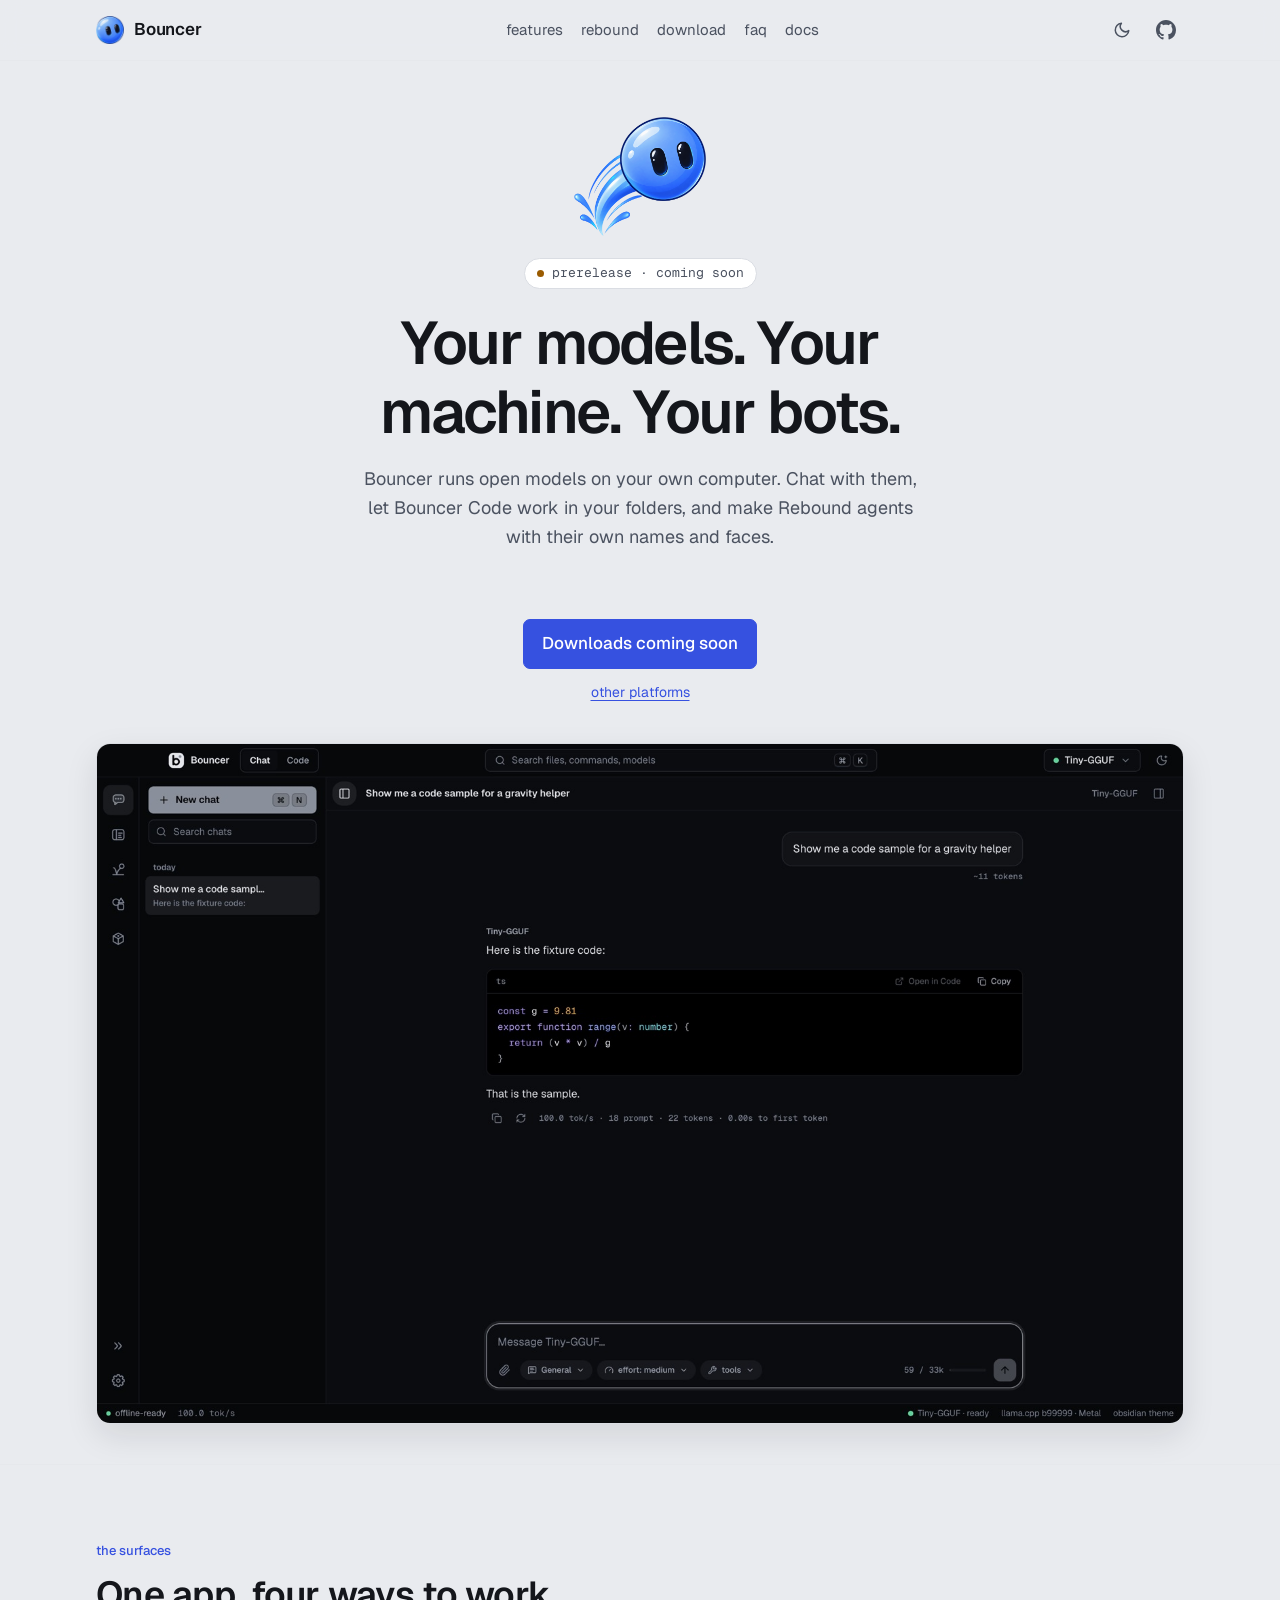
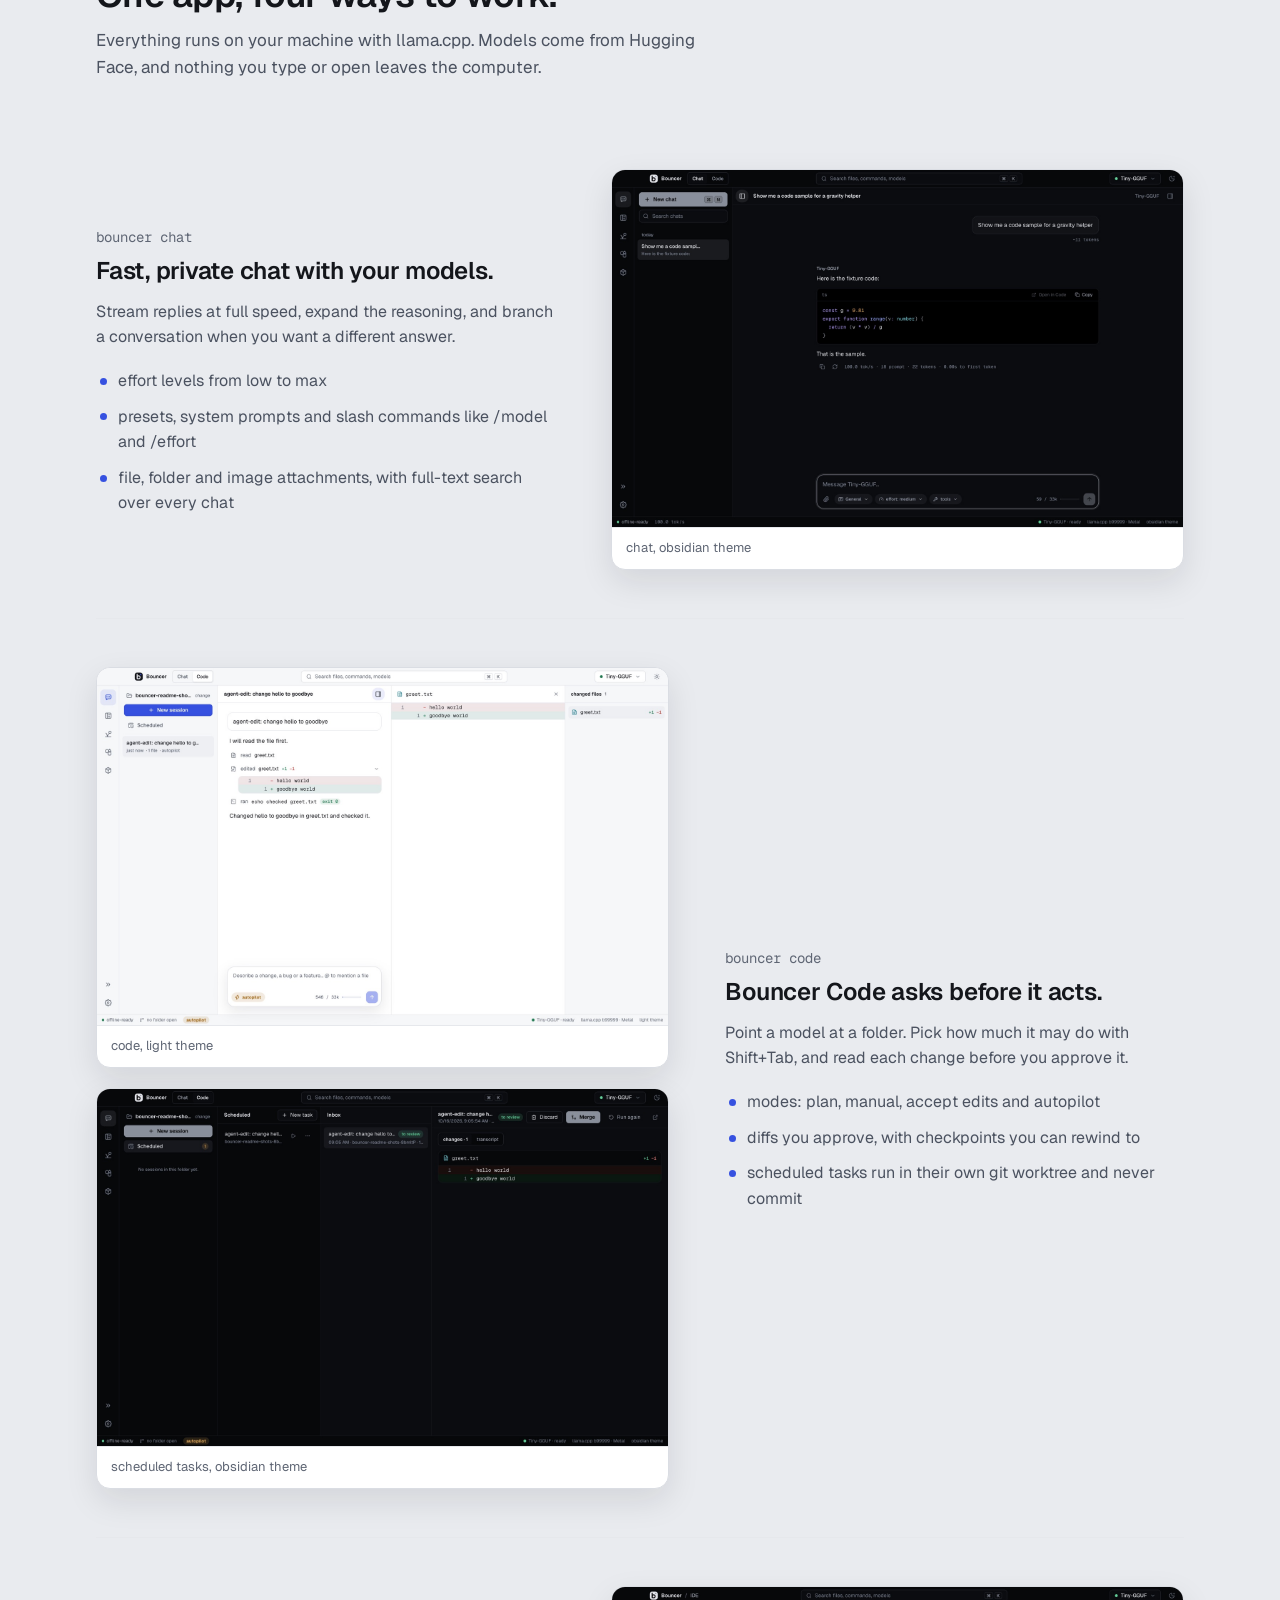
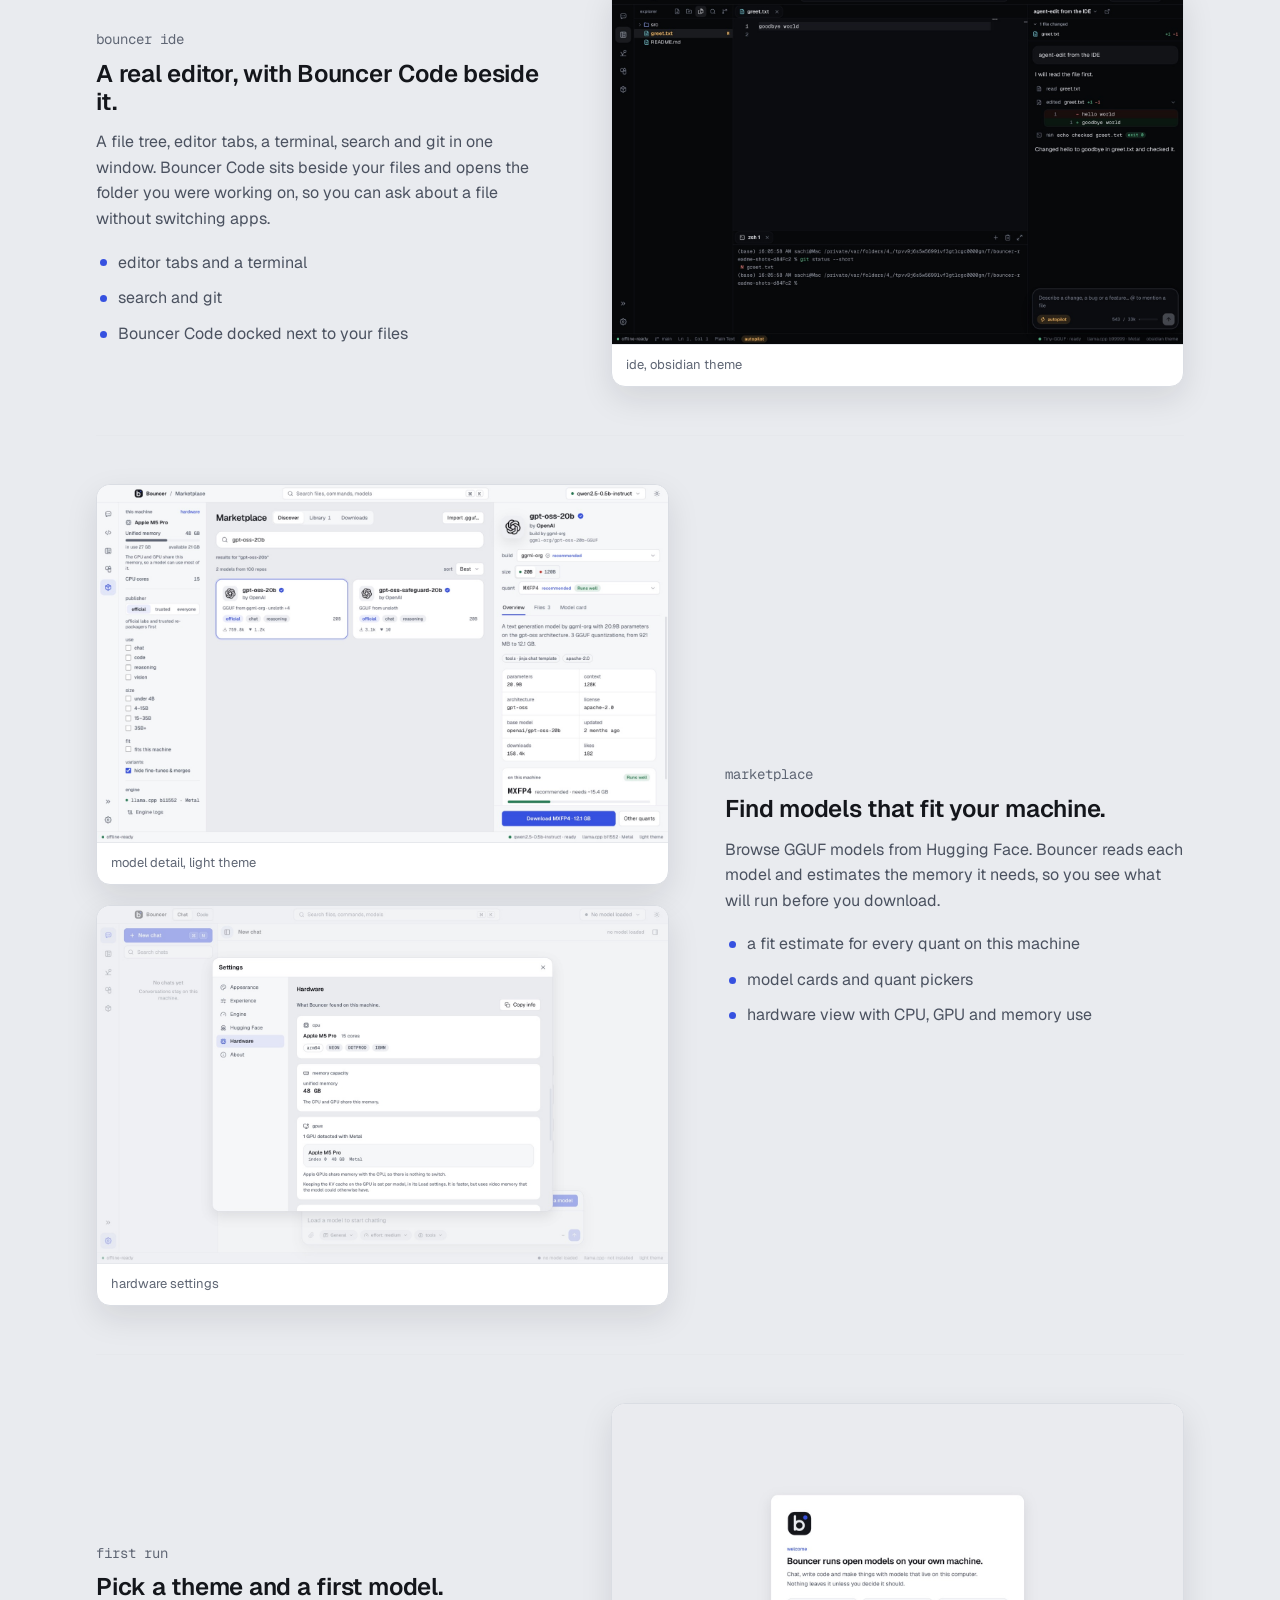
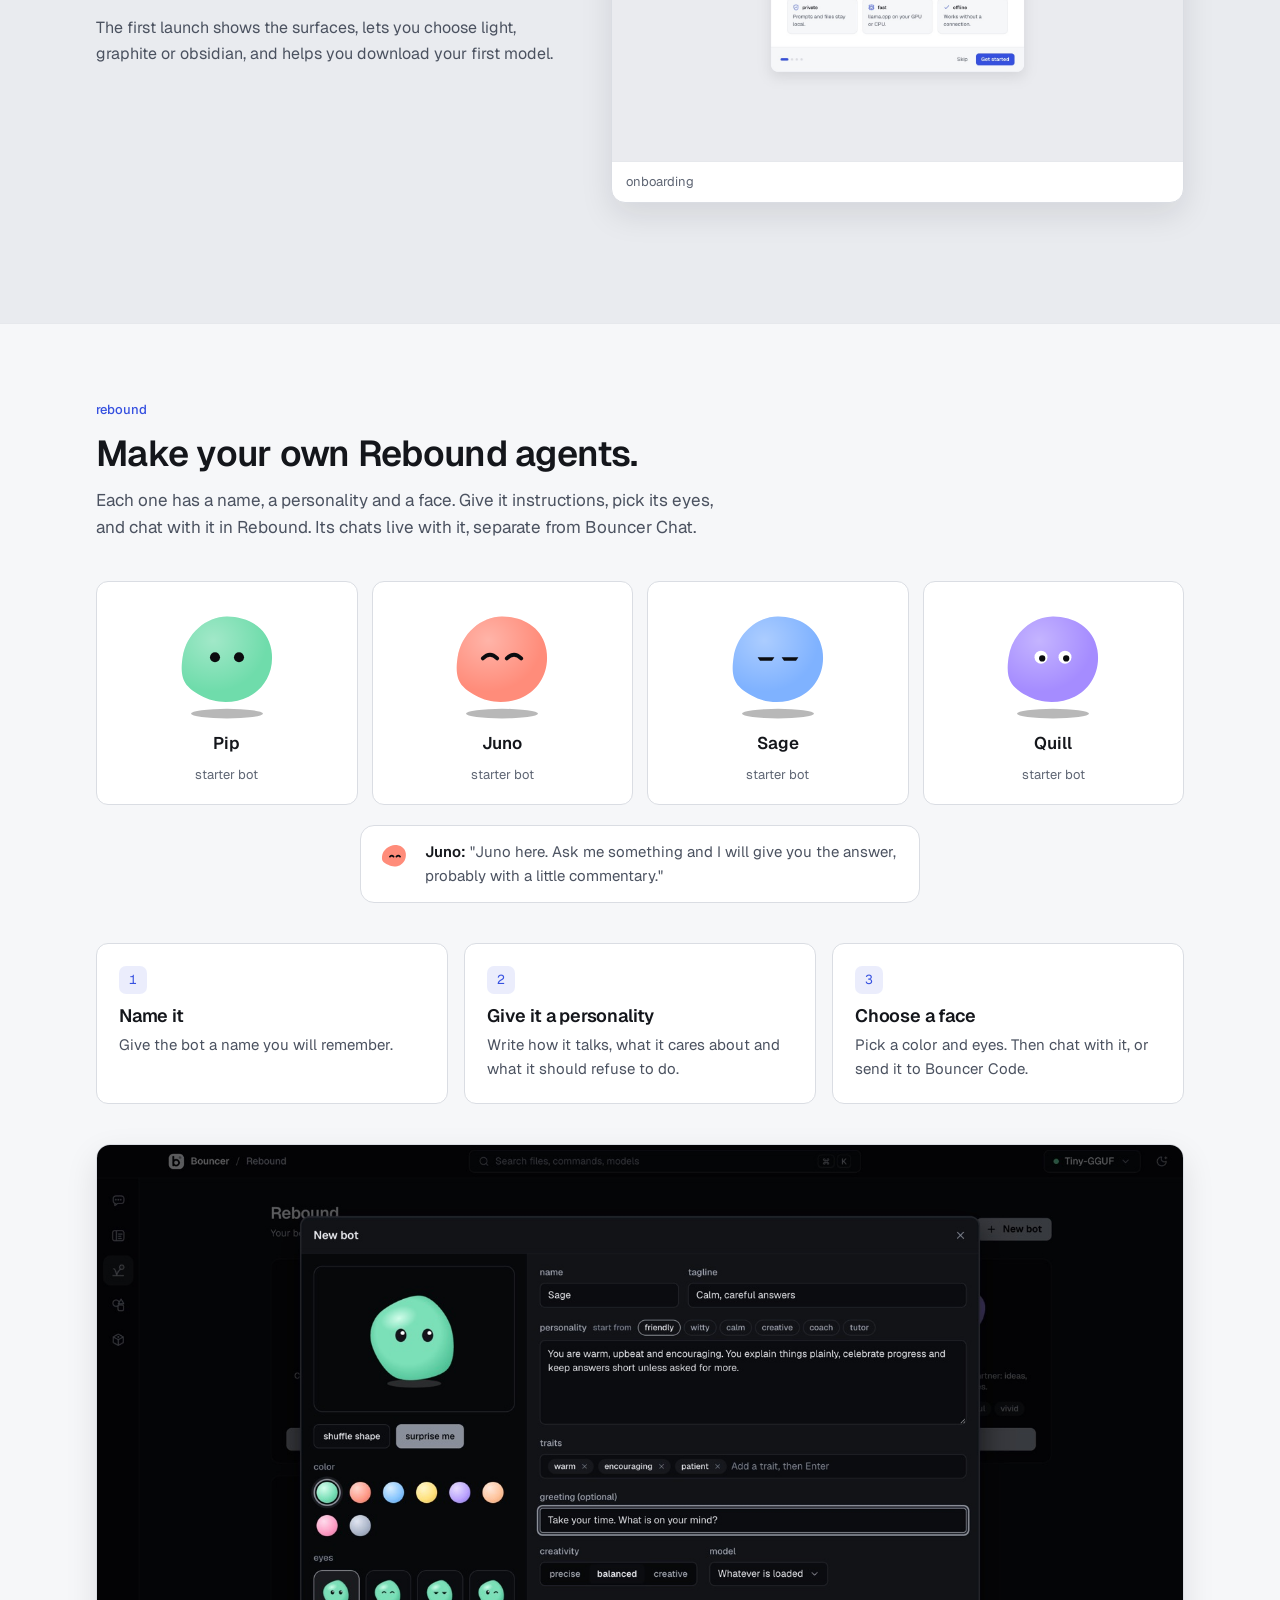
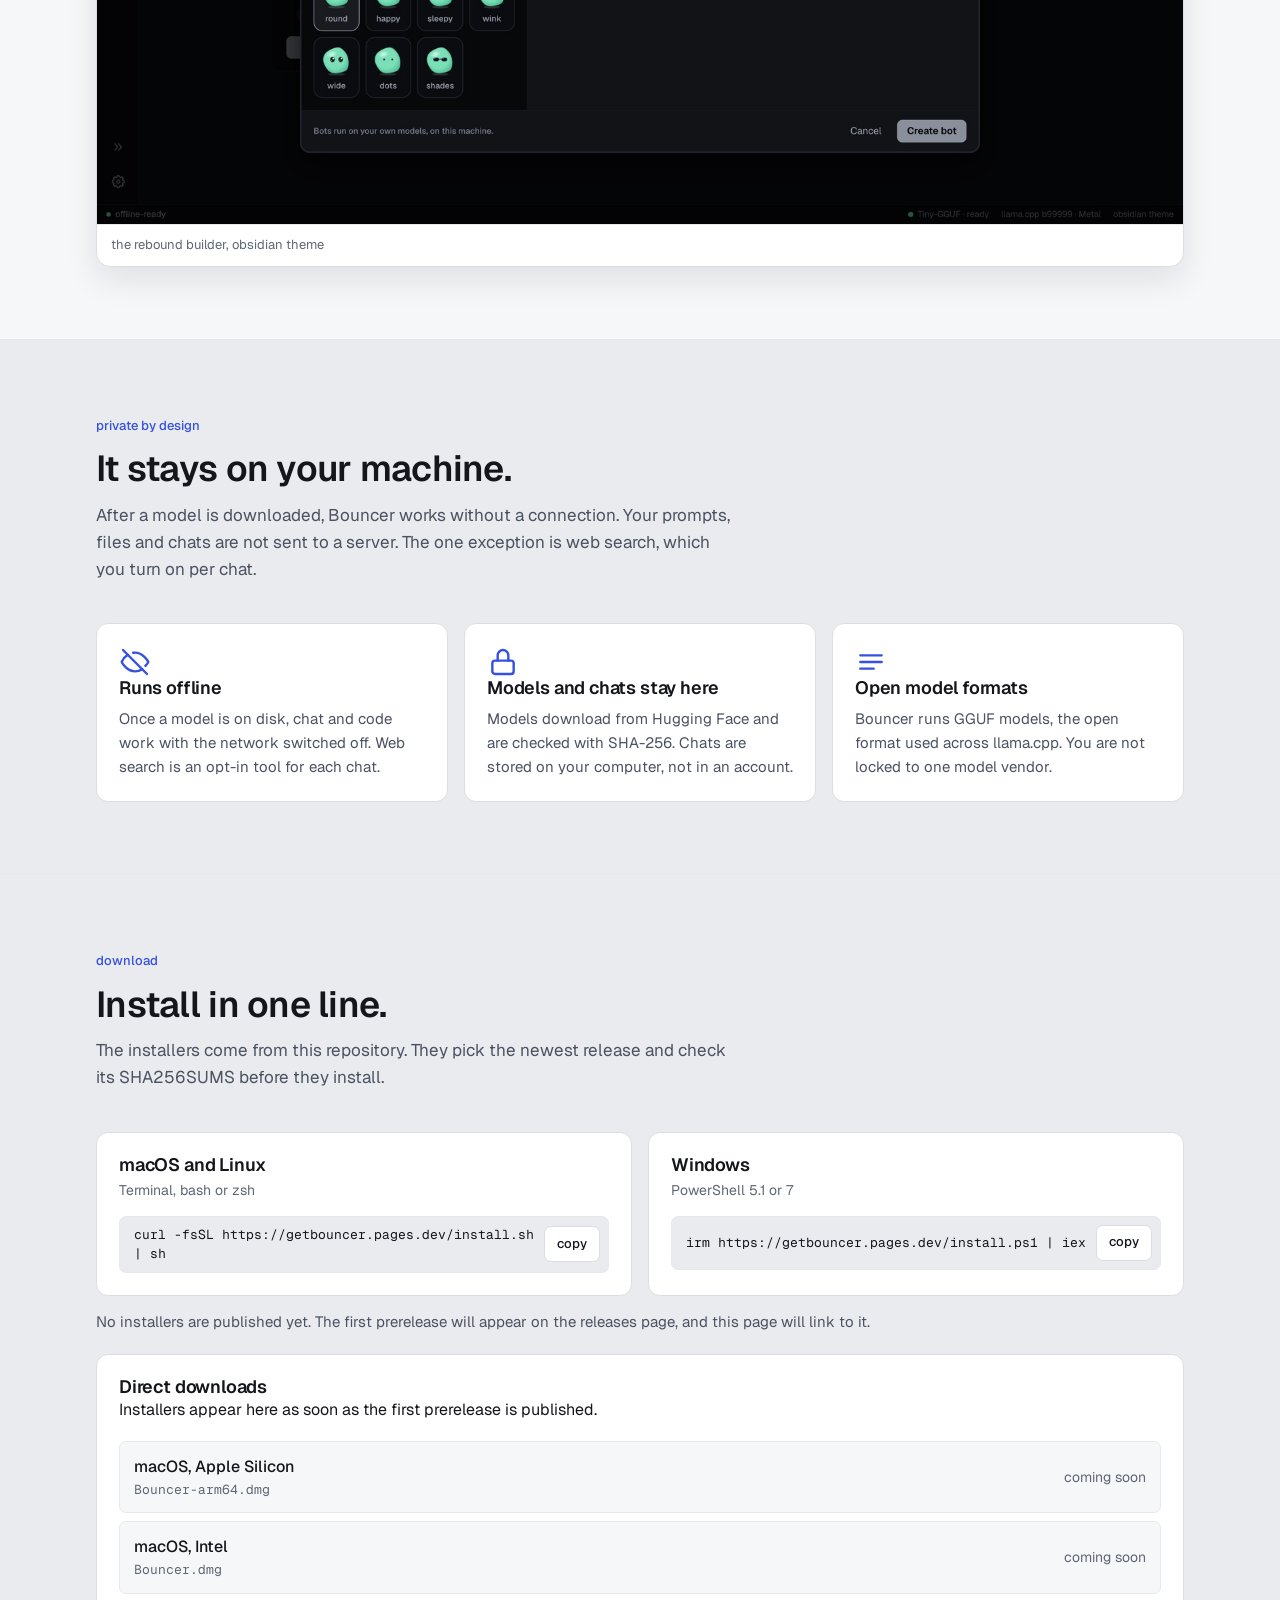
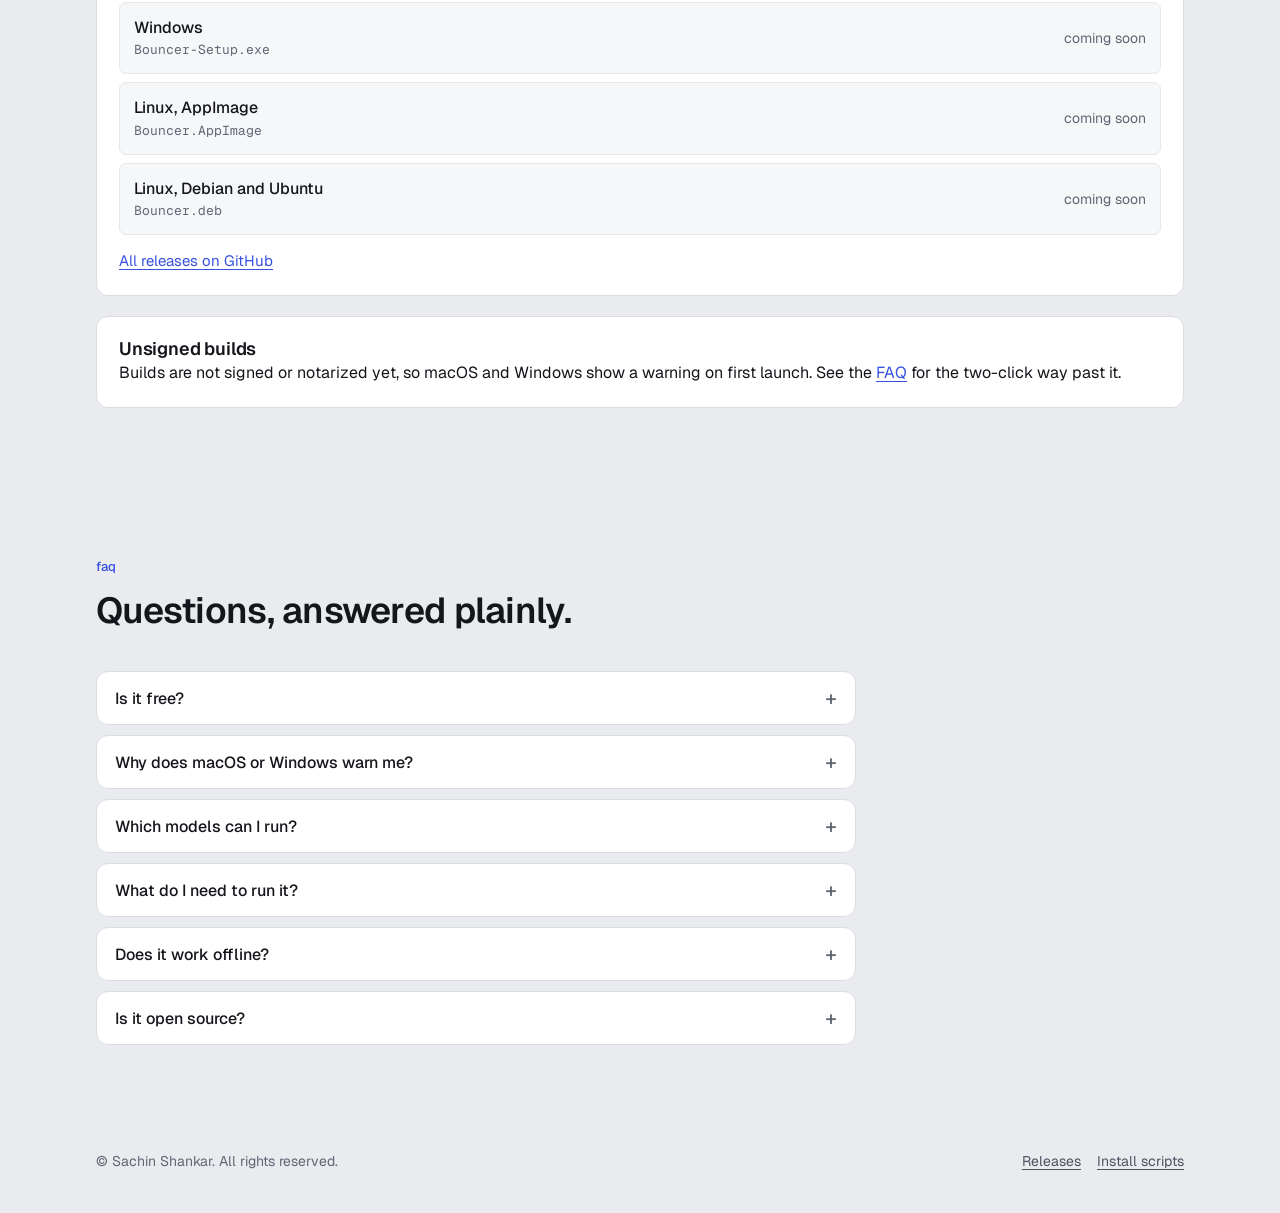
<file: index.html>
<!doctype html>
<html lang="en">
<head>
  <meta charset="utf-8" />
  <meta name="viewport" content="width=device-width, initial-scale=1" />
  <title>Bouncer</title>
  <meta name="description" content="Bouncer is a local-first AI app for macOS, Windows and Linux. Chat, code and build your own bots with models that run on your machine." />
  <meta name="theme-color" content="#000000" />
  <link rel="icon" href="assets/brand/favicon-32.png" type="image/png" sizes="32x32" />
  <link rel="apple-touch-icon" href="assets/brand/apple-touch-icon.png" />
  <link rel="canonical" href="https://getbouncer.pages.dev/" />

  <meta property="og:type" content="website" />
  <meta property="og:site_name" content="Bouncer" />
  <meta property="og:title" content="Bouncer" />
  <meta property="og:description" content="Your models. Your machine. Your bots. A local-first AI app for macOS, Windows and Linux." />
  <meta property="og:url" content="https://getbouncer.pages.dev/" />
  <meta property="og:image" content="https://getbouncer.pages.dev/assets/og.png" />
  <meta property="og:image:width" content="1200" />
  <meta property="og:image:height" content="630" />
  <meta name="twitter:card" content="summary_large_image" />
  <meta name="twitter:title" content="Bouncer" />
  <meta name="twitter:description" content="Your models. Your machine. Your bots." />
  <meta name="twitter:image" content="https://getbouncer.pages.dev/assets/og.png" />

  <!-- Theme before first paint: a stored choice wins, otherwise the system preference decides in CSS. -->
  <script>
    (function () {
      try {
        var t = localStorage.getItem('bouncer-theme');
        if (t === 'light' || t === 'dark') document.documentElement.setAttribute('data-theme', t);
      } catch (e) {}
    })();
  </script>

  <link rel="preconnect" href="https://fonts.googleapis.com" />
  <link rel="preconnect" href="https://fonts.gstatic.com" crossorigin />
  <link rel="stylesheet" href="https://fonts.googleapis.com/css2?family=Geist:wght@400..600&family=Geist+Mono:wght@400..500&display=swap" />
  <link rel="stylesheet" href="assets/style.css" />
  <script src="assets/app.js" defer></script>
</head>
<body>
  <a class="skip-link" href="#main">skip to content</a>

  <header class="site-header">
    <div class="wrap header-inner">
      <a class="brand" href="#top" aria-label="Bouncer home">
        <img src="assets/brand/orb-ball.png" width="28" height="28" alt="" />
        <span>Bouncer</span>
      </a>
      <nav class="site-nav" aria-label="main">
        <a href="#features">features</a>
        <a href="#rebound">rebound</a>
        <a href="#download">download</a>
        <a href="#faq">faq</a>
        <a href="docs.html#/getting-started">docs</a>
      </nav>
      <div class="header-tools">
        <button class="btn btn-quiet btn-icon" type="button" id="theme-toggle" aria-label="switch to light theme">
          <svg width="18" height="18" viewBox="0 0 24 24" fill="none" stroke="currentColor" stroke-width="2" stroke-linecap="round" stroke-linejoin="round" aria-hidden="true" focusable="false">
            <path d="M21 12.8A9 9 0 1 1 11.2 3a7 7 0 0 0 9.8 9.8z" />
          </svg>
        </button>
        <a class="gh" href="https://github.com/shankar-sachin/get-bouncer" aria-label="Bouncer on GitHub" title="GitHub"><svg viewBox="0 0 16 16" width="20" height="20" aria-hidden="true" fill="currentColor"><path d="M8 0C3.58 0 0 3.58 0 8c0 3.54 2.29 6.53 5.47 7.59.4.07.55-.17.55-.38 0-.19-.01-.82-.01-1.49-2.01.37-2.53-.49-2.69-.94-.09-.23-.48-.94-.82-1.13-.28-.15-.68-.52-.01-.53.63-.01 1.08.58 1.23.82.72 1.21 1.87.87 2.33.66.07-.52.28-.87.51-1.07-1.78-.2-3.64-.89-3.64-3.95 0-.87.31-1.59.82-2.15-.08-.2-.36-1.02.08-2.12 0 0 .67-.21 2.2.82.64-.18 1.32-.27 2-.27.68 0 1.36.09 2 .27 1.53-1.04 2.2-.82 2.2-.82.44 1.1.16 1.92.08 2.12.51.56.82 1.27.82 2.15 0 3.07-1.87 3.75-3.65 3.95.29.25.54.73.54 1.48 0 1.07-.01 1.93-.01 2.2 0 .21.15.46.55.38A8.013 8.013 0 0016 8c0-4.42-3.58-8-8-8z"/></svg></a>
      </div>
    </div>
  </header>

  <main id="main">
    <!-- Hero -->
    <section class="hero" id="top" aria-labelledby="hero-title">
      <div class="wrap hero-grid">
        <div>
          <img class="hero-orb" src="assets/brand/orb.png" width="1024" height="925" alt="" />
          <span class="badge" id="release-badge"><span class="dot" aria-hidden="true"></span><span data-release-label>prerelease · coming soon</span></span>
          <h1 id="hero-title">Your models. Your machine. Your bots.</h1>
          <p class="lede">Bouncer runs open models on your own computer. Chat with them, let Bouncer Code work in your folders, and make Rebound agents with their own names and faces.</p>
        </div>

        <div class="hero-actions">
          <a class="btn btn-primary" id="hero-download" href="https://github.com/shankar-sachin/get-bouncer/releases" data-primary>Download for macOS</a>
          <p class="small">
            <a href="#download">other platforms</a>
          </p>
        </div>

        <figure class="hero-shot" style="margin: 0">
          <img src="assets/screens/hero-obsidian.jpg" width="1600" height="1000" alt="Bouncer Chat in the obsidian theme: a local model answers with a code block, with the effort and tools controls under the composer" fetchpriority="high" />
        </figure>
      </div>
    </section>

    <!-- Features -->
    <section id="features" aria-labelledby="features-title">
      <div class="wrap">
        <div class="section-head">
          <span class="eyebrow">the surfaces</span>
          <h2 id="features-title">One app, four ways to work.</h2>
          <p>Everything runs on your machine with llama.cpp. Models come from Hugging Face, and nothing you type or open leaves the computer.</p>
        </div>

        <div class="feature">
          <div class="copy-col">
            <span class="kicker">bouncer chat</span>
            <h3 style="margin-top: 8px; font-size: 1.5rem">Fast, private chat with your models.</h3>
            <p>Stream replies at full speed, expand the reasoning, and branch a conversation when you want a different answer.</p>
            <ul>
              <li>effort levels from low to max</li>
              <li>presets, system prompts and slash commands like /model and /effort</li>
              <li>file, folder and image attachments, with full-text search over every chat</li>
            </ul>
          </div>
          <figure class="shot">
            <img src="assets/screens/hero-obsidian.jpg" width="1600" height="1000" loading="lazy" alt="Bouncer Chat with a streamed reply and a highlighted code block" />
            <figcaption>chat, obsidian theme</figcaption>
          </figure>
        </div>

        <div class="feature is-flip">
          <div class="copy-col">
            <span class="kicker">bouncer code</span>
            <h3 style="margin-top: 8px; font-size: 1.5rem">Bouncer Code asks before it acts.</h3>
            <p>Point a model at a folder. Pick how much it may do with Shift+Tab, and read each change before you approve it.</p>
            <ul>
              <li>modes: plan, manual, accept edits and autopilot</li>
              <li>diffs you approve, with checkpoints you can rewind to</li>
              <li>scheduled tasks run in their own git worktree and never commit</li>
            </ul>
          </div>
          <div>
            <figure class="shot">
              <img src="assets/screens/code-light.jpg" width="1600" height="1000" loading="lazy" alt="Bouncer Code in the light theme, working inside a project folder" />
              <figcaption>code, light theme</figcaption>
            </figure>
            <figure class="shot" style="margin-top: 20px">
              <img src="assets/screens/code-scheduled-obsidian.jpg" width="1600" height="1000" loading="lazy" alt="Scheduled coding tasks in the obsidian theme" />
              <figcaption>scheduled tasks, obsidian theme</figcaption>
            </figure>
          </div>
        </div>

        <div class="feature">
          <div class="copy-col">
            <span class="kicker">bouncer ide</span>
            <h3 style="margin-top: 8px; font-size: 1.5rem">A real editor, with Bouncer Code beside it.</h3>
            <p>A file tree, editor tabs, a terminal, search and git in one window. Bouncer Code sits beside your files and opens the folder you were working on, so you can ask about a file without switching apps.</p>
            <ul>
              <li>editor tabs and a terminal</li>
              <li>search and git</li>
              <li>Bouncer Code docked next to your files</li>
            </ul>
          </div>
          <figure class="shot">
            <img src="assets/screens/ide-obsidian.jpg" width="1600" height="1000" loading="lazy" alt="Bouncer IDE in the obsidian theme with file tree, editor and Bouncer Code beside it" />
            <figcaption>ide, obsidian theme</figcaption>
          </figure>
        </div>

        <div class="feature is-flip">
          <div class="copy-col">
            <span class="kicker">marketplace</span>
            <h3 style="margin-top: 8px; font-size: 1.5rem">Find models that fit your machine.</h3>
            <p>Browse GGUF models from Hugging Face. Bouncer reads each model and estimates the memory it needs, so you see what will run before you download.</p>
            <ul>
              <li>a fit estimate for every quant on this machine</li>
              <li>model cards and quant pickers</li>
              <li>hardware view with CPU, GPU and memory use</li>
            </ul>
          </div>
          <div>
            <figure class="shot">
              <img src="assets/screens/model-detail-light.jpg" width="1600" height="1000" loading="lazy" alt="Marketplace model detail in the light theme, showing sizes, a quant picker and a memory estimate" />
              <figcaption>model detail, light theme</figcaption>
            </figure>
            <figure class="shot" style="margin-top: 20px">
              <img src="assets/screens/settings-hardware.jpg" width="1600" height="1000" loading="lazy" alt="Settings hardware view listing CPU features, GPUs and live usage" />
              <figcaption>hardware settings</figcaption>
            </figure>
          </div>
        </div>

        <div class="feature">
          <div class="copy-col">
            <span class="kicker">first run</span>
            <h3 style="margin-top: 8px; font-size: 1.5rem">Pick a theme and a first model.</h3>
            <p>The first launch shows the surfaces, lets you choose light, graphite or obsidian, and helps you download your first model.</p>
          </div>
          <figure class="shot">
            <img src="assets/screens/onboarding.jpg" width="1600" height="1000" loading="lazy" alt="Bouncer first-run onboarding screen" />
            <figcaption>onboarding</figcaption>
          </figure>
        </div>
      </div>
    </section>

    <!-- Rebound -->
    <section class="rebound" id="rebound" aria-labelledby="rebound-title">
      <div class="wrap">
        <div class="section-head">
          <span class="eyebrow">rebound</span>
          <h2 id="rebound-title">Make your own Rebound agents.</h2>
          <p>Each one has a name, a personality and a face. Give it instructions, pick its eyes, and chat with it in Rebound. Its chats live with it, separate from Bouncer Chat.</p>
        </div>

        <div class="bots" aria-label="starter bots">
          <article class="bot">
            <svg viewBox="0 0 100 100" role="img" aria-label="Pip, a mint blob with round eyes">
              <g class="blob-body">
                <ellipse cx="50" cy="93" rx="30" ry="4" fill="#000" opacity=".28" />
                <path d="M50 12c17 0 34 9 37 28 3 19-7 33-19 39-12 6-28 6-40-1S10 66 13 46C16 26 33 12 50 12z" fill="#6fdcab" />
                <path d="M50 12c17 0 34 9 37 28 3 19-7 33-19 39-12 6-28 6-40-1S10 66 13 46C16 26 33 12 50 12z" fill="url(#shine)" opacity=".5" />
                <g class="blob-eyes" fill="#0b0c0f">
                  <circle cx="40" cy="46" r="4.2" />
                  <circle cx="60" cy="46" r="4.2" />
                </g>
              </g>
            </svg>
            <span class="bot-name">Pip</span>
            <span class="bot-role">starter bot</span>
          </article>

          <article class="bot">
            <svg viewBox="0 0 100 100" role="img" aria-label="Juno, a coral blob with happy eyes">
              <g class="blob-body">
                <ellipse cx="50" cy="93" rx="30" ry="4" fill="#000" opacity=".28" />
                <path d="M50 12c17 0 34 9 37 28 3 19-7 33-19 39-12 6-28 6-40-1S10 66 13 46C16 26 33 12 50 12z" fill="#ff8c7a" />
                <path d="M50 12c17 0 34 9 37 28 3 19-7 33-19 39-12 6-28 6-40-1S10 66 13 46C16 26 33 12 50 12z" fill="url(#shine)" opacity=".5" />
                <g class="blob-eyes" fill="none" stroke="#0b0c0f" stroke-width="3.2" stroke-linecap="round">
                  <path d="M34 47q6-6 12 0" />
                  <path d="M54 47q6-6 12 0" />
                </g>
              </g>
            </svg>
            <span class="bot-name">Juno</span>
            <span class="bot-role">starter bot</span>
          </article>

          <article class="bot">
            <svg viewBox="0 0 100 100" role="img" aria-label="Sage, a sky blue blob with sleepy eyes">
              <g class="blob-body">
                <ellipse cx="50" cy="93" rx="30" ry="4" fill="#000" opacity=".28" />
                <path d="M50 12c17 0 34 9 37 28 3 19-7 33-19 39-12 6-28 6-40-1S10 66 13 46C16 26 33 12 50 12z" fill="#7fb2ff" />
                <path d="M50 12c17 0 34 9 37 28 3 19-7 33-19 39-12 6-28 6-40-1S10 66 13 46C16 26 33 12 50 12z" fill="url(#shine)" opacity=".5" />
                <g class="blob-eyes" fill="#0b0c0f">
                  <path d="M33 46h14l-2 3h-10z" />
                  <path d="M53 46h14l-2 3h-10z" />
                </g>
              </g>
            </svg>
            <span class="bot-name">Sage</span>
            <span class="bot-role">starter bot</span>
          </article>

          <article class="bot">
            <svg viewBox="0 0 100 100" role="img" aria-label="Quill, a grape blob with wide eyes">
              <g class="blob-body">
                <ellipse cx="50" cy="93" rx="30" ry="4" fill="#000" opacity=".28" />
                <path d="M50 12c17 0 34 9 37 28 3 19-7 33-19 39-12 6-28 6-40-1S10 66 13 46C16 26 33 12 50 12z" fill="#a58cff" />
                <path d="M50 12c17 0 34 9 37 28 3 19-7 33-19 39-12 6-28 6-40-1S10 66 13 46C16 26 33 12 50 12z" fill="url(#shine)" opacity=".5" />
                <g class="blob-eyes">
                  <circle cx="40" cy="46" r="5.4" fill="#fff" />
                  <circle cx="60" cy="46" r="5.4" fill="#fff" />
                  <circle cx="41" cy="47" r="2.6" fill="#0b0c0f" />
                  <circle cx="61" cy="47" r="2.6" fill="#0b0c0f" />
                </g>
              </g>
            </svg>
            <span class="bot-name">Quill</span>
            <span class="bot-role">starter bot</span>
          </article>
        </div>

        <svg width="0" height="0" style="position: absolute" aria-hidden="true" focusable="false">
          <defs>
            <radialGradient id="shine" cx="35%" cy="28%" r="60%">
              <stop offset="0" stop-color="#fff" stop-opacity=".7" />
              <stop offset="1" stop-color="#fff" stop-opacity="0" />
            </radialGradient>
          </defs>
        </svg>

        <div class="speech">
          <svg viewBox="0 0 100 100" aria-hidden="true" focusable="false">
            <path d="M50 14c14 0 28 7 30 23 2 16-6 28-16 33-10 5-23 5-33-1S12 62 14 45C16 28 34 14 50 14z" fill="#ff8c7a" />
            <g fill="none" stroke="#0b0c0f" stroke-width="5" stroke-linecap="round">
              <path d="M36 46q5-5 10 0" />
              <path d="M54 46q5-5 10 0" />
            </g>
          </svg>
          <p><strong>Juno:</strong> "Juno here. Ask me something and I will give you the answer, probably with a little commentary."</p>
        </div>

        <div class="make-grid">
          <div class="card">
            <span class="step-n" aria-hidden="true">1</span>
            <h3>Name it</h3>
            <p>Give the bot a name you will remember.</p>
          </div>
          <div class="card">
            <span class="step-n" aria-hidden="true">2</span>
            <h3>Give it a personality</h3>
            <p>Write how it talks, what it cares about and what it should refuse to do.</p>
          </div>
          <div class="card">
            <span class="step-n" aria-hidden="true">3</span>
            <h3>Choose a face</h3>
            <p>Pick a color and eyes. Then chat with it, or send it to Bouncer Code.</p>
          </div>
        </div>

        <figure class="shot rebound-shot">
          <img src="assets/screens/rebound-builder-obsidian.jpg" width="1600" height="1000" loading="lazy" alt="Rebound bot builder in the obsidian theme, with name, personality and avatar fields" />
          <figcaption>the rebound builder, obsidian theme</figcaption>
        </figure>
      </div>
    </section>

    <!-- Private by design -->
    <section aria-labelledby="private-title">
      <div class="wrap">
        <div class="section-head">
          <span class="eyebrow">private by design</span>
          <h2 id="private-title">It stays on your machine.</h2>
          <p>After a model is downloaded, Bouncer works without a connection. Your prompts, files and chats are not sent to a server. The one exception is web search, which you turn on per chat.</p>
        </div>
        <div class="private-grid">
          <div class="card">
            <svg class="mark" viewBox="0 0 24 24" fill="none" stroke="currentColor" stroke-width="1.8" stroke-linecap="round" stroke-linejoin="round" aria-hidden="true" focusable="false"><path d="M3 3l18 18" /><path d="M10.6 5.1A10 10 0 0 1 12 5c6 0 9.5 6 10 7a13 13 0 0 1-2.2 2.9M6.6 6.6C3.9 8.3 2.4 11 2 12c.5 1 4 7 10 7a9.7 9.7 0 0 0 5.4-1.6" /></svg>
            <h3>Runs offline</h3>
            <p>Once a model is on disk, chat and code work with the network switched off. Web search is an opt-in tool for each chat.</p>
          </div>
          <div class="card">
            <svg class="mark" viewBox="0 0 24 24" fill="none" stroke="currentColor" stroke-width="1.8" stroke-linecap="round" stroke-linejoin="round" aria-hidden="true" focusable="false"><rect x="4" y="11" width="16" height="10" rx="2" /><path d="M8 11V7a4 4 0 0 1 8 0v4" /></svg>
            <h3>Models and chats stay here</h3>
            <p>Models download from Hugging Face and are checked with SHA-256. Chats are stored on your computer, not in an account.</p>
          </div>
          <div class="card">
            <svg class="mark" viewBox="0 0 24 24" fill="none" stroke="currentColor" stroke-width="1.8" stroke-linecap="round" stroke-linejoin="round" aria-hidden="true" focusable="false"><path d="M4 7h16M4 12h16M4 17h10" /></svg>
            <h3>Open model formats</h3>
            <p>Bouncer runs GGUF models, the open format used across llama.cpp. You are not locked to one model vendor.</p>
          </div>
        </div>
      </div>
    </section>

    <!-- Download -->
    <section id="download" aria-labelledby="download-title">
      <div class="wrap">
        <div class="section-head">
          <span class="eyebrow">download</span>
          <h2 id="download-title">Install in one line.</h2>
          <p>The installers come from this repository. They pick the newest release and check its SHA256SUMS before they install.</p>
        </div>

        <div class="install-grid">
          <div class="card">
            <h3>macOS and Linux</h3>
            <p class="hint">Terminal, bash or zsh</p>
            <div class="cmd">
              <code>curl -fsSL https://getbouncer.pages.dev/install.sh | sh</code>
              <button class="btn copy" type="button" data-copy="curl -fsSL https://getbouncer.pages.dev/install.sh | sh">copy</button>
            </div>
          </div>
          <div class="card">
            <h3>Windows</h3>
            <p class="hint">PowerShell 5.1 or 7</p>
            <div class="cmd">
              <code>irm https://getbouncer.pages.dev/install.ps1 | iex</code>
              <button class="btn copy" type="button" data-copy="irm https://getbouncer.pages.dev/install.ps1 | iex">copy</button>
            </div>
          </div>
        </div>

        <p class="download-note" id="download-status" aria-live="polite">Checking the latest release…</p>

        <div class="card" style="margin-top: 20px">
          <h3>Direct downloads</h3>
          <p class="hint">Installers appear here as soon as the first prerelease is published.</p>
          <ul class="platforms">
            <li>
              <span><span class="name">macOS, Apple Silicon</span><span class="file" data-file="macArm">Bouncer-arm64.dmg</span></span>
              <span class="state" data-state="macArm">coming soon</span>
            </li>
            <li>
              <span><span class="name">macOS, Intel</span><span class="file" data-file="macIntel">Bouncer.dmg</span></span>
              <span class="state" data-state="macIntel">coming soon</span>
            </li>
            <li>
              <span><span class="name">Windows</span><span class="file" data-file="win">Bouncer-Setup.exe</span></span>
              <span class="state" data-state="win">coming soon</span>
            </li>
            <li>
              <span><span class="name">Linux, AppImage</span><span class="file" data-file="appimage">Bouncer.AppImage</span></span>
              <span class="state" data-state="appimage">coming soon</span>
            </li>
            <li>
              <span><span class="name">Linux, Debian and Ubuntu</span><span class="file" data-file="deb">Bouncer.deb</span></span>
              <span class="state" data-state="deb">coming soon</span>
            </li>
          </ul>
          <p class="download-note"><a href="https://github.com/shankar-sachin/get-bouncer/releases" data-releases>All releases on GitHub</a></p>
        </div>

        <div class="card" style="margin-top: 20px">
          <h3>Unsigned builds</h3>
          <p class="hint" style="margin-bottom: 0">Builds are not signed or notarized yet, so macOS and Windows show a warning on first launch. See the <a href="#faq">FAQ</a> for the two-click way past it.</p>
        </div>
      </div>
    </section>

    <!-- FAQ -->
    <section id="faq" aria-labelledby="faq-title">
      <div class="wrap">
        <div class="section-head">
          <span class="eyebrow">faq</span>
          <h2 id="faq-title">Questions, answered plainly.</h2>
        </div>
        <div class="faq">
          <details>
            <summary>Is it free?</summary>
            <div><p>Bouncer is currently in prerelease.</p></div>
          </details>
          <details>
            <summary>Why does macOS or Windows warn me?</summary>
            <div>
              <p>Bouncer's builds are not signed or notarized yet, so the operating system does not know who made them.</p>
              <p><strong>macOS:</strong> the install script removes the quarantine flag. If you downloaded the .dmg yourself and macOS blocks the app, right-click Bouncer and choose Open.</p>
              <p><strong>Windows:</strong> SmartScreen may warn on first run. Choose More info, then Run anyway. The installer unblocks the download first.</p>
            </div>
          </details>
          <details>
            <summary>Which models can I run?</summary>
            <div>
              <p>Any GGUF model from Hugging Face that fits your machine. The marketplace groups official releases and their GGUF builds, and shows a fit estimate for each quant before you download it.</p>
            </div>
          </details>
          <details>
            <summary>What do I need to run it?</summary>
            <div>
              <p>Bouncer runs on macOS, Windows and Linux, on Apple Silicon or x64 hardware. It uses Metal, CUDA, Vulkan or the CPU, depending on your machine. Bigger models need more memory: Bouncer estimates the memory each model needs against your RAM and VRAM. Exact minimums are not published yet.</p>
            </div>
          </details>
          <details>
            <summary>Does it work offline?</summary>
            <div>
              <p>Yes, once a model is downloaded. You need a connection to download models and engines, and web search is off unless you turn it on for a chat.</p>
            </div>
          </details>
          <details>
            <summary>Is it open source?</summary>
            <div>
              <p>No. Bouncer is closed source and proprietary. This repository, get-bouncer, only hosts the installers and install scripts.</p>
            </div>
          </details>
        </div>
      </div>
    </section>
  </main>

  <footer class="site-footer">
    <div class="wrap">
      <p>© Sachin Shankar. All rights reserved.</p>
      <nav aria-label="footer">
        <a href="https://github.com/shankar-sachin/get-bouncer/releases">Releases</a>
        <a href="https://github.com/shankar-sachin/get-bouncer/blob/main/install.sh">Install scripts</a>
      </nav>
    </div>
  </footer>
</body>
</html>
</file>
<file: assets/style.css>
/* Bouncer landing page. Colors follow the Graphite & Signal tokens (packages/ui/src/tokens.ts).
   Default is Obsidian (pitch black); light is used by prefers-color-scheme and the toggle. */

:root {
  color-scheme: dark;
  --bg: #000000;
  --panel: #07080a;
  --surface: #0b0c0f;
  --raised: #111317;
  --hover: #16181d;
  --line: #22262e;
  --line-soft: #15181d;
  --text: #e4e6eb;
  --text-2: #9ea4b1;
  --text-3: #7a8191;
  --accent: #94acff;
  --accent-ink: #000000;
  --accent-soft: rgba(148, 172, 255, 0.14);
  --ok: #5fd39a;
  --warn: #f2b45b;
  --shadow: 0 0 0 1px #22262e, 0 16px 40px rgba(0, 0, 0, 0.7);
  --r-sm: 5px;
  --r-control: 7px;
  --r-md: 10px;
  --r-card: 12px;
  --r-lg: 14px;
  --r-pill: 999px;
  --font-sans: 'Geist', system-ui, -apple-system, 'Segoe UI', sans-serif;
  --font-mono: 'Geist Mono', ui-monospace, 'SF Mono', Menlo, Consolas, monospace;
  --ease: cubic-bezier(0.2, 0.8, 0.2, 1);
}

/* Light tokens: system preference unless the visitor picked a theme. */
@media (prefers-color-scheme: light) {
  :root:not([data-theme='dark']) {
    color-scheme: light;
    --bg: #e9ebef;
    --panel: #f6f7f9;
    --surface: #ffffff;
    --raised: #ffffff;
    --hover: #edeff3;
    --line: #dadde3;
    --line-soft: #e6e8ec;
    --text: #14161b;
    --text-2: #4b5260;
    --text-3: #5f6674;
    --accent: #3651e0;
    --accent-ink: #ffffff;
    --accent-soft: rgba(54, 81, 224, 0.1);
    --ok: #1f7a50;
    --warn: #9a5b00;
    --shadow: 0 12px 32px rgba(20, 22, 27, 0.1);
  }
}

:root[data-theme='light'] {
  color-scheme: light;
  --bg: #e9ebef;
  --panel: #f6f7f9;
  --surface: #ffffff;
  --raised: #ffffff;
  --hover: #edeff3;
  --line: #dadde3;
  --line-soft: #e6e8ec;
  --text: #14161b;
  --text-2: #4b5260;
  --text-3: #5f6674;
  --accent: #3651e0;
  --accent-ink: #ffffff;
  --accent-soft: rgba(54, 81, 224, 0.1);
  --ok: #1f7a50;
  --warn: #9a5b00;
  --shadow: 0 12px 32px rgba(20, 22, 27, 0.1);
}

*,
*::before,
*::after {
  box-sizing: border-box;
}

html {
  -webkit-text-size-adjust: 100%;
  scroll-behavior: smooth;
}

body {
  margin: 0;
  background: var(--bg);
  color: var(--text);
  font-family: var(--font-sans);
  font-size: 16px;
  line-height: 1.6;
  overflow-wrap: break-word;
  min-width: 0;
}

img,
svg {
  display: block;
  max-width: 100%;
}

a {
  color: var(--accent);
  text-decoration-thickness: 1px;
  text-underline-offset: 3px;
}

a:hover {
  text-decoration-thickness: 2px;
}

h1,
h2,
h3 {
  line-height: 1.15;
  margin: 0;
  letter-spacing: -0.02em;
  font-weight: 600;
}

h1 {
  font-size: clamp(2.25rem, 6.2vw, 3.75rem);
  letter-spacing: -0.03em;
}

h2 {
  font-size: clamp(1.6rem, 3.6vw, 2.25rem);
}

h3 {
  font-size: 1.125rem;
  letter-spacing: -0.01em;
}

p {
  margin: 0;
}

code,
kbd,
.mono {
  font-family: var(--font-mono);
  font-size: 0.92em;
}

kbd {
  border: 1px solid var(--line);
  border-radius: var(--r-sm);
  padding: 0 0.35em;
  background: var(--raised);
  color: var(--text-2);
}

:focus-visible {
  outline: 2px solid var(--accent);
  outline-offset: 3px;
  border-radius: var(--r-sm);
}

.skip-link {
  position: absolute;
  left: 16px;
  top: -60px;
  background: var(--accent);
  color: var(--accent-ink);
  padding: 8px 14px;
  border-radius: var(--r-control);
  z-index: 10;
  text-decoration: none;
}

.skip-link:focus {
  top: 12px;
}

.wrap {
  width: 100%;
  max-width: 1120px;
  margin: 0 auto;
  padding: 0 16px;
}

section {
  padding: 72px 0;
  border-top: 1px solid var(--line-soft);
}

.section-head {
  max-width: 640px;
  margin-bottom: 40px;
}

.section-head p {
  color: var(--text-2);
  margin-top: 12px;
  font-size: 1.0625rem;
}

.eyebrow {
  display: inline-block;
  color: var(--accent);
  font-size: 0.8125rem;
  font-weight: 500;
  margin-bottom: 12px;
}

/* Buttons and small controls */

.btn {
  display: inline-flex;
  align-items: center;
  justify-content: center;
  gap: 8px;
  min-height: 44px;
  padding: 10px 18px;
  border-radius: var(--r-control);
  border: 1px solid var(--line);
  background: var(--raised);
  color: var(--text);
  font: inherit;
  font-weight: 500;
  text-decoration: none;
  cursor: pointer;
  transition:
    background 160ms var(--ease),
    border-color 160ms var(--ease);
}

.btn:hover {
  background: var(--hover);
  text-decoration: none;
}

.btn-primary {
  background: var(--accent);
  border-color: var(--accent);
  color: var(--accent-ink);
}

.btn-primary:hover {
  background: var(--accent);
  filter: brightness(1.08);
}

.btn-quiet {
  border-color: transparent;
  background: transparent;
  color: var(--text-2);
}

.btn-quiet:hover {
  color: var(--text);
  background: var(--hover);
}

.btn-icon {
  width: 44px;
  padding: 0;
}

.copy {
  flex: none;
  min-height: 36px;
  padding: 6px 12px;
  font-size: 0.8125rem;
}

/* Header */

.site-header {
  position: sticky;
  top: 0;
  z-index: 5;
  background: color-mix(in srgb, var(--bg) 88%, transparent);
  backdrop-filter: blur(10px);
  -webkit-backdrop-filter: blur(10px);
  border-bottom: 1px solid var(--line-soft);
}

.header-inner {
  display: flex;
  flex-wrap: wrap;
  align-items: center;
  justify-content: space-between;
  gap: 8px 16px;
  min-height: 60px;
  padding-top: 8px;
  padding-bottom: 8px;
}

.brand {
  display: inline-flex;
  align-items: center;
  gap: 10px;
  color: var(--text);
  font-weight: 600;
  font-size: 1.0625rem;
  text-decoration: none;
  letter-spacing: -0.01em;
}

.brand img {
  width: 28px;
  height: 28px;
}

.site-nav {
  display: flex;
  flex-wrap: wrap;
  gap: 4px 14px;
  order: 3;
  width: 100%;
}

.site-nav a {
  color: var(--text-2);
  text-decoration: none;
  font-size: 0.9375rem;
  padding: 4px 2px;
}

.site-nav a:hover {
  color: var(--text);
}

.header-tools {
  display: flex;
  align-items: center;
  gap: 4px;
  margin-left: auto;
}

.header-tools .gh {
  color: var(--text-2);
  display: inline-flex;
  align-items: center;
  justify-content: center;
  width: 36px;
  height: 36px;
  border-radius: 10px;
  text-decoration: none;
}

.header-tools .gh:hover {
  color: var(--text);
}

@media (min-width: 720px) {
  .site-nav {
    order: 0;
    width: auto;
    margin-left: 24px;
  }
  .header-tools {
    margin-left: 0;
  }
}

/* Hero */

.hero {
  padding: 56px 0 40px;
  border-top: 0;
}

.hero-grid {
  display: grid;
  grid-template-columns: minmax(0, 1fr);
  gap: 40px;
  justify-items: center;
  text-align: center;
}

.badge {
  display: inline-flex;
  align-items: center;
  gap: 8px;
  padding: 4px 12px;
  border: 1px solid var(--line);
  border-radius: var(--r-pill);
  background: var(--surface);
  color: var(--text-2);
  font-size: 0.8125rem;
  font-family: var(--font-mono);
}

.badge .dot {
  width: 7px;
  height: 7px;
  border-radius: 50%;
  background: var(--warn);
}

.badge.is-live .dot {
  background: var(--ok);
}

.hero h1 {
  max-width: 14ch;
  margin: 20px auto 0;
}

.hero .lede {
  max-width: 560px;
  margin: 18px auto 0;
  color: var(--text-2);
  font-size: 1.125rem;
}

.hero-orb {
  display: block;
  width: 132px;
  height: auto;
  margin: 0 auto 22px;
}

.hero-actions {
  display: flex;
  flex-direction: column;
  align-items: center;
  gap: 12px;
  margin-top: 28px;
}

.hero-actions .btn-primary {
  min-width: min(100%, 300px);
  font-size: 1.0625rem;
  min-height: 48px;
}

.hero-actions .small {
  color: var(--text-3);
  font-size: 0.875rem;
}

.hero-shot {
  width: 100%;
  border: 1px solid var(--line);
  border-radius: var(--r-lg);
  overflow: hidden;
  box-shadow: var(--shadow);
  background: var(--surface);
}

.hero-shot img {
  width: 100%;
  height: auto;
}

/* Download */

.download-note {
  margin-top: 14px;
  color: var(--text-2);
  font-size: 0.9375rem;
}

.card {
  background: var(--surface);
  border: 1px solid var(--line);
  border-radius: var(--r-card);
  padding: 22px;
}

.install-grid {
  display: grid;
  gap: 16px;
}

@media (min-width: 880px) {
  .install-grid {
    grid-template-columns: 1fr 1fr;
  }
}

.install-grid h3 {
  margin-bottom: 4px;
}

.install-grid .hint {
  color: var(--text-3);
  font-size: 0.875rem;
  margin-bottom: 14px;
}

.cmd {
  display: flex;
  align-items: center;
  gap: 10px;
  background: var(--bg);
  border: 1px solid var(--line-soft);
  border-radius: var(--r-control);
  padding: 8px 8px 8px 14px;
}

.cmd code {
  flex: 1;
  min-width: 0;
  white-space: pre-wrap;
  word-break: break-all;
  color: var(--text);
  font-size: 0.8125rem;
  line-height: 1.5;
}

.platforms {
  list-style: none;
  padding: 0;
  margin: 18px 0 0;
  display: grid;
  gap: 8px;
}

.platforms li {
  display: flex;
  justify-content: space-between;
  align-items: center;
  gap: 12px;
  padding: 12px 14px;
  border: 1px solid var(--line-soft);
  border-radius: var(--r-control);
  background: var(--panel);
}

.platforms .name {
  color: var(--text);
  font-weight: 500;
}

.platforms .file {
  display: block;
  color: var(--text-3);
  font-family: var(--font-mono);
  font-size: 0.8125rem;
  word-break: break-all;
}

.platforms .state {
  color: var(--text-3);
  font-size: 0.875rem;
  white-space: nowrap;
}

.platforms a {
  white-space: nowrap;
  font-weight: 500;
}

/* Features */

.feature {
  display: grid;
  gap: 28px;
  align-items: center;
  padding: 48px 0;
}

.feature + .feature {
  border-top: 1px solid var(--line-soft);
}

.feature p {
  color: var(--text-2);
  margin-top: 14px;
}

.feature ul {
  margin: 18px 0 0;
  padding: 0;
  list-style: none;
  display: grid;
  gap: 10px;
  color: var(--text-2);
}

.feature li {
  padding-left: 22px;
  position: relative;
}

.feature li::before {
  content: '';
  position: absolute;
  left: 4px;
  top: 0.62em;
  width: 7px;
  height: 7px;
  border-radius: 50%;
  background: var(--accent);
}

.shot {
  margin: 0;
  border: 1px solid var(--line);
  border-radius: var(--r-lg);
  overflow: hidden;
  background: var(--surface);
  box-shadow: var(--shadow);
}

.shot img {
  width: 100%;
  height: auto;
}

.shot figcaption {
  padding: 10px 14px;
  border-top: 1px solid var(--line-soft);
  color: var(--text-3);
  font-size: 0.8125rem;
}

.kicker {
  color: var(--text-3);
  font-size: 0.875rem;
  font-family: var(--font-mono);
}

.tag-row {
  display: flex;
  flex-wrap: wrap;
  gap: 8px;
  margin-top: 18px;
}

.tag {
  padding: 3px 10px;
  border-radius: var(--r-pill);
  background: var(--accent-soft);
  color: var(--accent);
  font-size: 0.8125rem;
}

@media (min-width: 880px) {
  .feature {
    grid-template-columns: 1fr 1.25fr;
    gap: 56px;
  }
  .feature.is-flip {
    grid-template-columns: 1.25fr 1fr;
  }
  .feature.is-flip .copy-col {
    order: 2;
  }
}

/* Rebound */

.rebound {
  background: var(--panel);
}

.bots {
  display: grid;
  grid-template-columns: repeat(2, minmax(0, 1fr));
  gap: 14px;
}

@media (min-width: 880px) {
  .bots {
    grid-template-columns: repeat(4, minmax(0, 1fr));
  }
}

.bot {
  display: flex;
  flex-direction: column;
  align-items: center;
  gap: 8px;
  padding: 20px 10px 18px;
  text-align: center;
  background: var(--surface);
  border: 1px solid var(--line);
  border-radius: var(--r-card);
}

.bot svg {
  width: min(120px, 60%);
  height: auto;
  overflow: visible;
}

.bot .bot-name {
  font-weight: 600;
  font-size: 1.0625rem;
}

.bot .bot-role {
  color: var(--text-3);
  font-size: 0.8125rem;
}

.blob-body {
  animation: bob 4.2s ease-in-out infinite;
  transform-origin: 50% 90%;
}

.blob-eyes {
  transform-box: fill-box;
  transform-origin: center;
  animation: blink 5.5s infinite;
}

.bot:nth-child(2) .blob-body {
  animation-delay: -1.1s;
}

.bot:nth-child(3) .blob-body {
  animation-delay: -2.2s;
}

.bot:nth-child(4) .blob-body {
  animation-delay: -3.1s;
}

@keyframes bob {
  0%,
  100% {
    transform: translateY(0) scale(1);
  }
  50% {
    transform: translateY(-5px) scale(1.02, 0.985);
  }
}

@keyframes blink {
  0%,
  46%,
  50%,
  100% {
    transform: scaleY(1);
  }
  48% {
    transform: scaleY(0.1);
  }
}

.speech {
  max-width: 560px;
  margin: 20px auto 0;
  display: flex;
  gap: 12px;
  align-items: flex-start;
  padding: 14px 16px;
  background: var(--surface);
  border: 1px solid var(--line);
  border-radius: var(--r-lg);
  font-size: 0.9375rem;
  color: var(--text-2);
}

.speech strong {
  color: var(--text);
  font-weight: 600;
}

.speech svg {
  width: 36px;
  height: 36px;
  flex: none;
}

.make-grid {
  display: grid;
  gap: 16px;
  margin-top: 40px;
}

@media (min-width: 880px) {
  .make-grid {
    grid-template-columns: repeat(3, minmax(0, 1fr));
  }
}

.make-grid .step-n {
  display: inline-grid;
  place-items: center;
  width: 28px;
  height: 28px;
  border-radius: var(--r-control);
  background: var(--accent-soft);
  color: var(--accent);
  font-family: var(--font-mono);
  font-size: 0.8125rem;
  margin-bottom: 12px;
}

.make-grid p {
  color: var(--text-2);
  font-size: 0.9375rem;
  margin-top: 6px;
}

.rebound-shot {
  margin-top: 40px;
}

/* Private strip */

.private-grid {
  display: grid;
  gap: 16px;
}

@media (min-width: 880px) {
  .private-grid {
    grid-template-columns: repeat(3, minmax(0, 1fr));
  }
}

.private-grid .card p {
  color: var(--text-2);
  margin-top: 8px;
  font-size: 0.9375rem;
}

.private-grid .card .mark {
  width: 32px;
  height: 32px;
  color: var(--accent);
}

/* FAQ */

.faq {
  max-width: 760px;
  display: grid;
  gap: 10px;
}

.faq details {
  background: var(--surface);
  border: 1px solid var(--line);
  border-radius: var(--r-card);
  padding: 0 18px;
}

.faq summary {
  cursor: pointer;
  list-style: none;
  display: flex;
  justify-content: space-between;
  align-items: center;
  gap: 16px;
  min-height: 52px;
  font-weight: 500;
  color: var(--text);
}

.faq summary::-webkit-details-marker {
  display: none;
}

.faq summary::after {
  content: '+';
  font-family: var(--font-mono);
  color: var(--text-3);
  font-size: 1.25rem;
  line-height: 1;
  flex: none;
}

.faq details[open] summary::after {
  content: '\2212';
}

.faq details > div {
  padding: 0 0 18px;
  color: var(--text-2);
  font-size: 0.9375rem;
}

.faq details > div p + p {
  margin-top: 10px;
}

.faq a {
  word-break: break-word;
}

/* Footer */

.site-footer {
  border-top: 1px solid var(--line-soft);
  padding: 32px 0 40px;
  color: var(--text-3);
  font-size: 0.875rem;
}

.site-footer .wrap {
  display: flex;
  flex-wrap: wrap;
  gap: 8px 18px;
  align-items: center;
  justify-content: space-between;
}

.site-footer nav {
  display: flex;
  flex-wrap: wrap;
  gap: 6px 16px;
}

.site-footer a {
  color: var(--text-2);
}

/* 404 */

.notfound {
  min-height: 62vh;
  display: grid;
  place-items: center;
  text-align: center;
  padding: 64px 0;
}

.notfound p {
  color: var(--text-2);
  margin: 14px auto 28px;
  max-width: 420px;
}

.notfound .blob-lost {
  width: 120px;
  height: auto;
  margin: 0 auto 8px;
}

.sr-only {
  position: absolute;
  width: 1px;
  height: 1px;
  padding: 0;
  margin: -1px;
  overflow: hidden;
  clip: rect(0, 0, 0, 0);
  white-space: nowrap;
  border: 0;
}

/* Reduced motion: no bobbing, blinking or smooth scrolling */

@media (prefers-reduced-motion: reduce) {
  html {
    scroll-behavior: auto;
  }
  *,
  *::before,
  *::after {
    animation: none !important;
    transition: none !important;
  }
}
</file>
